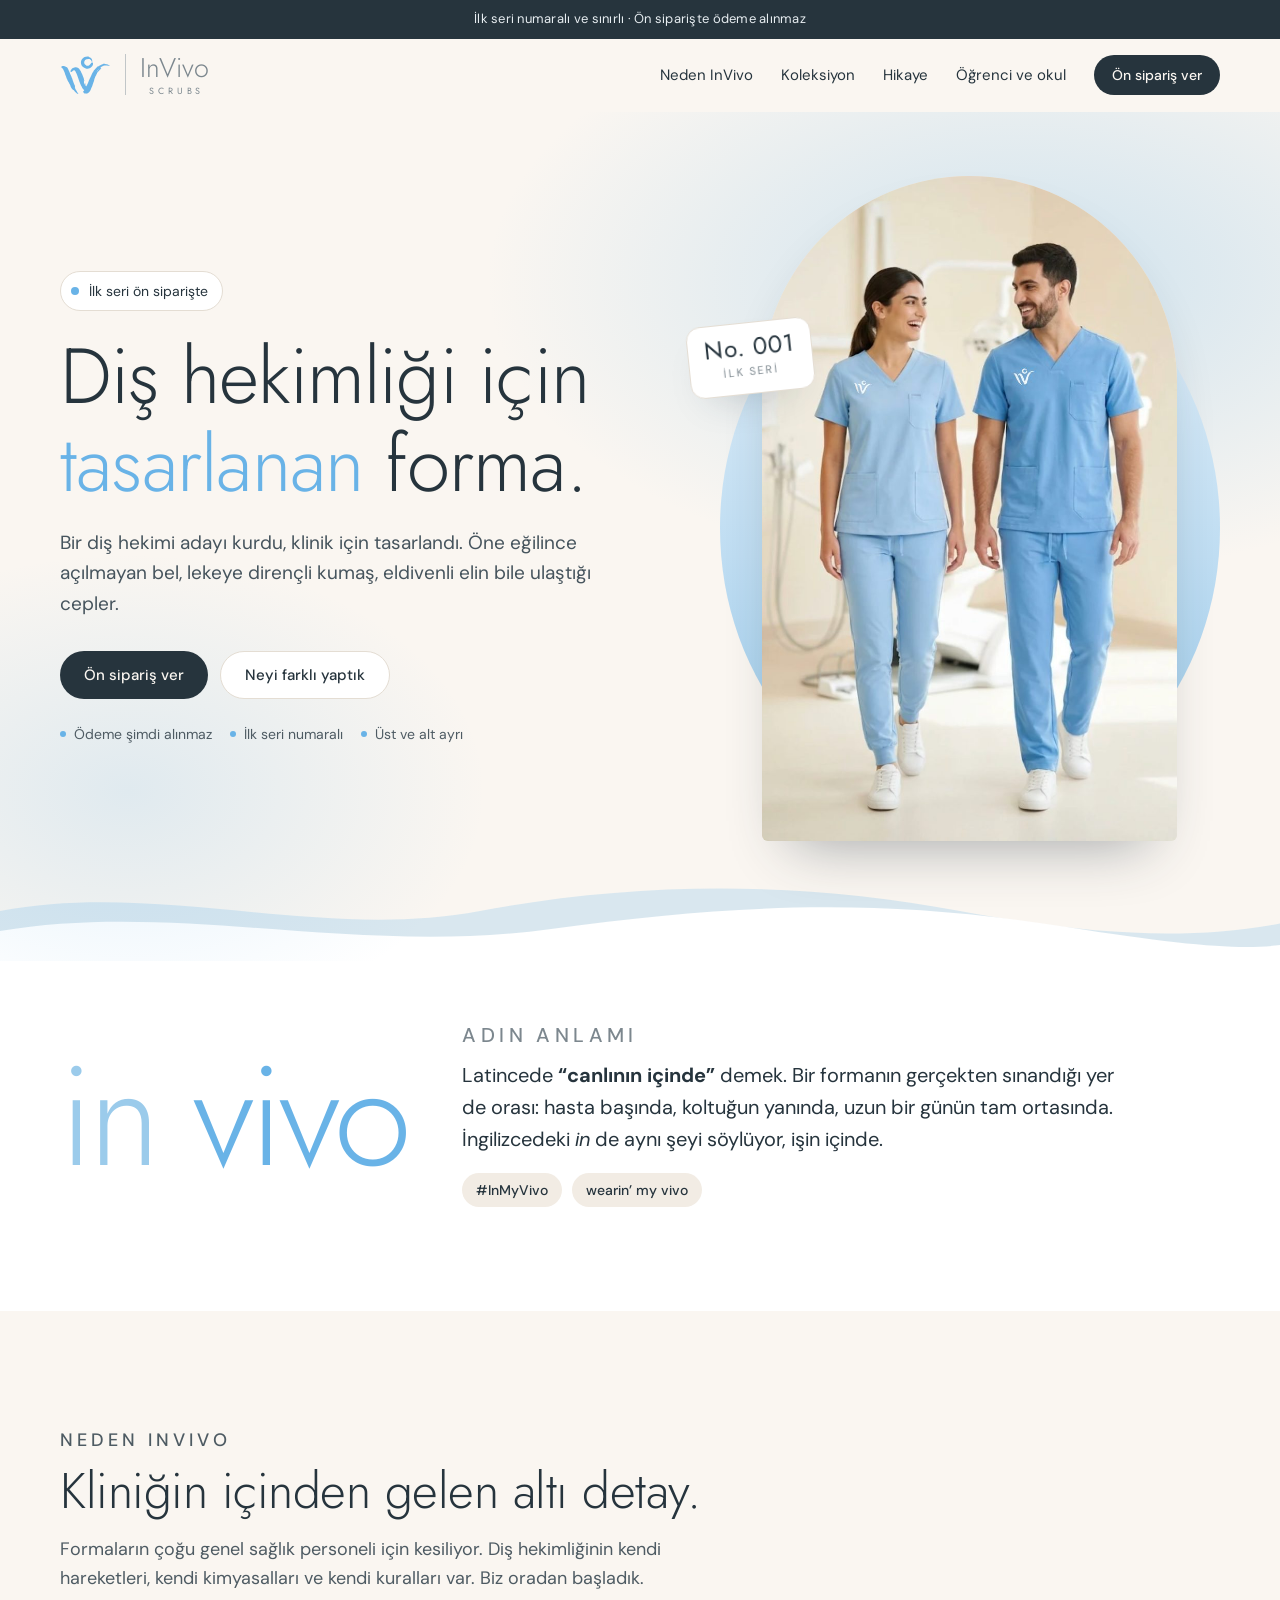
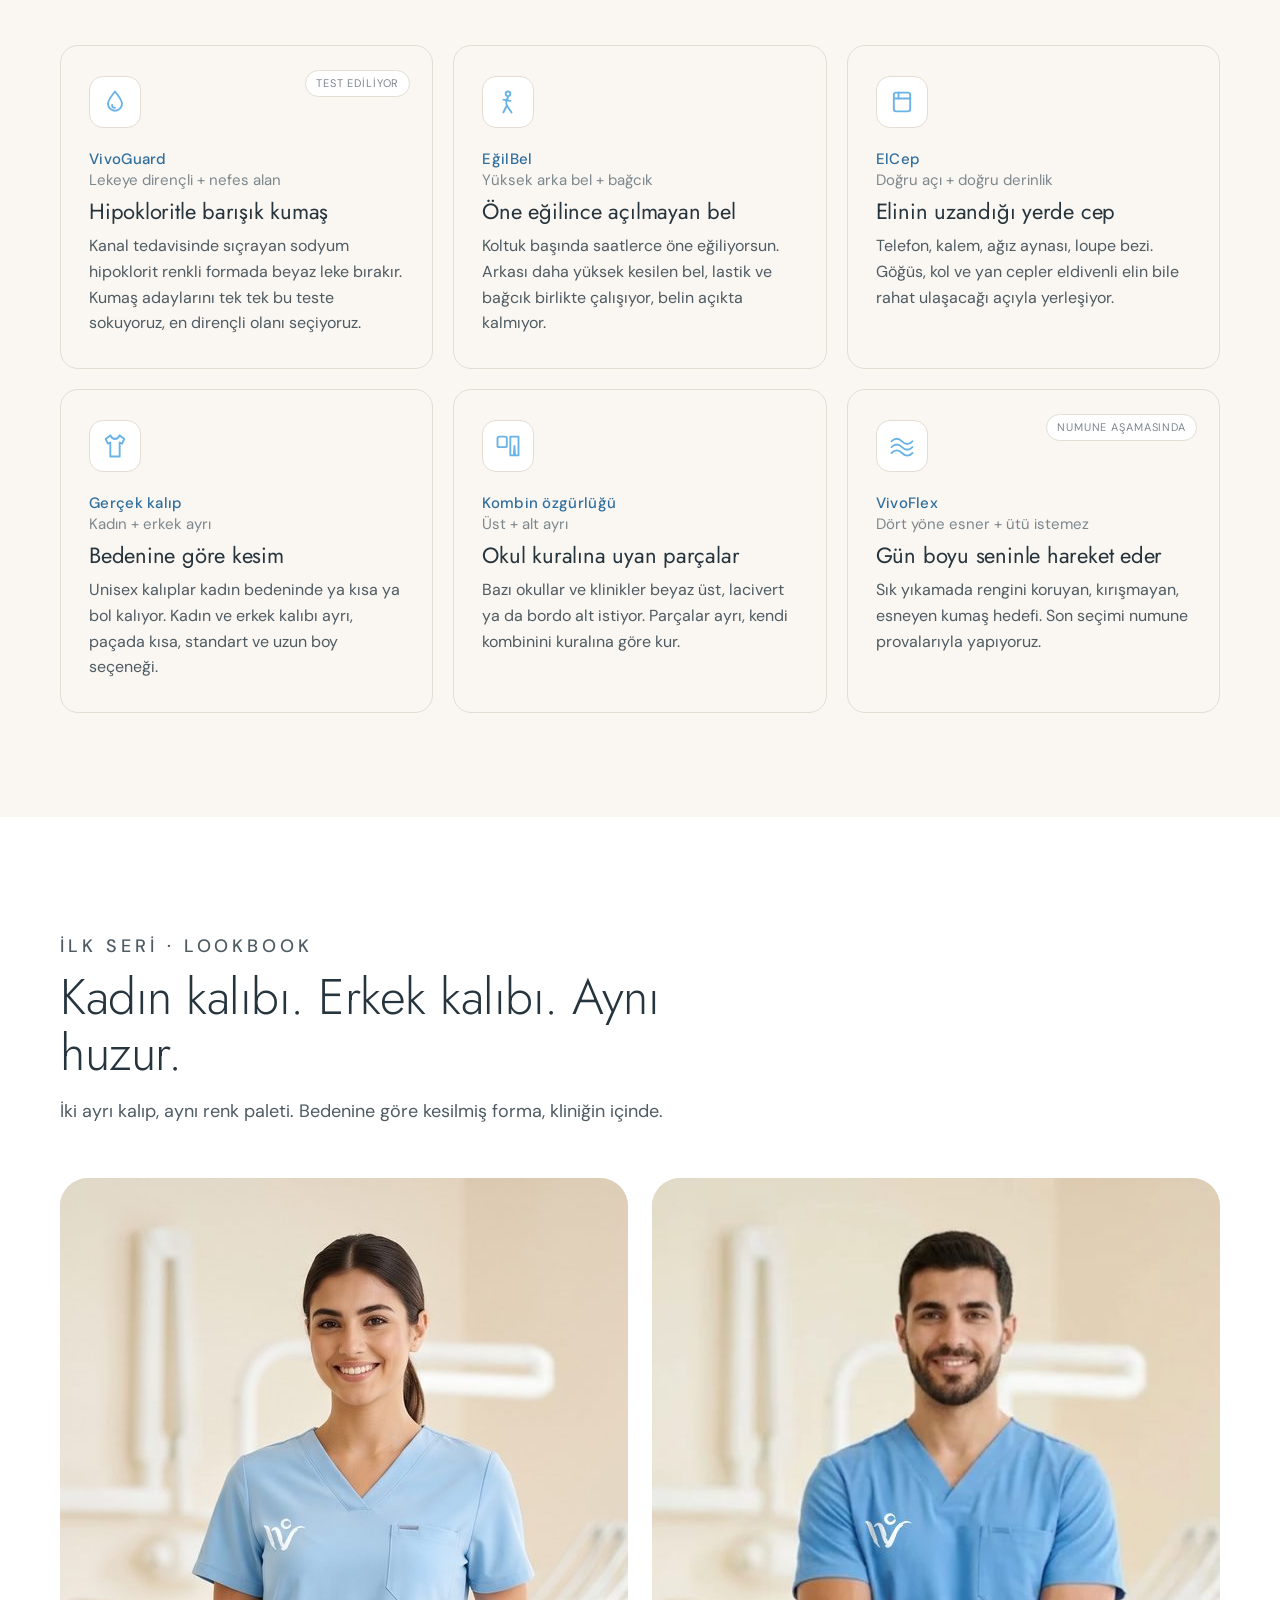
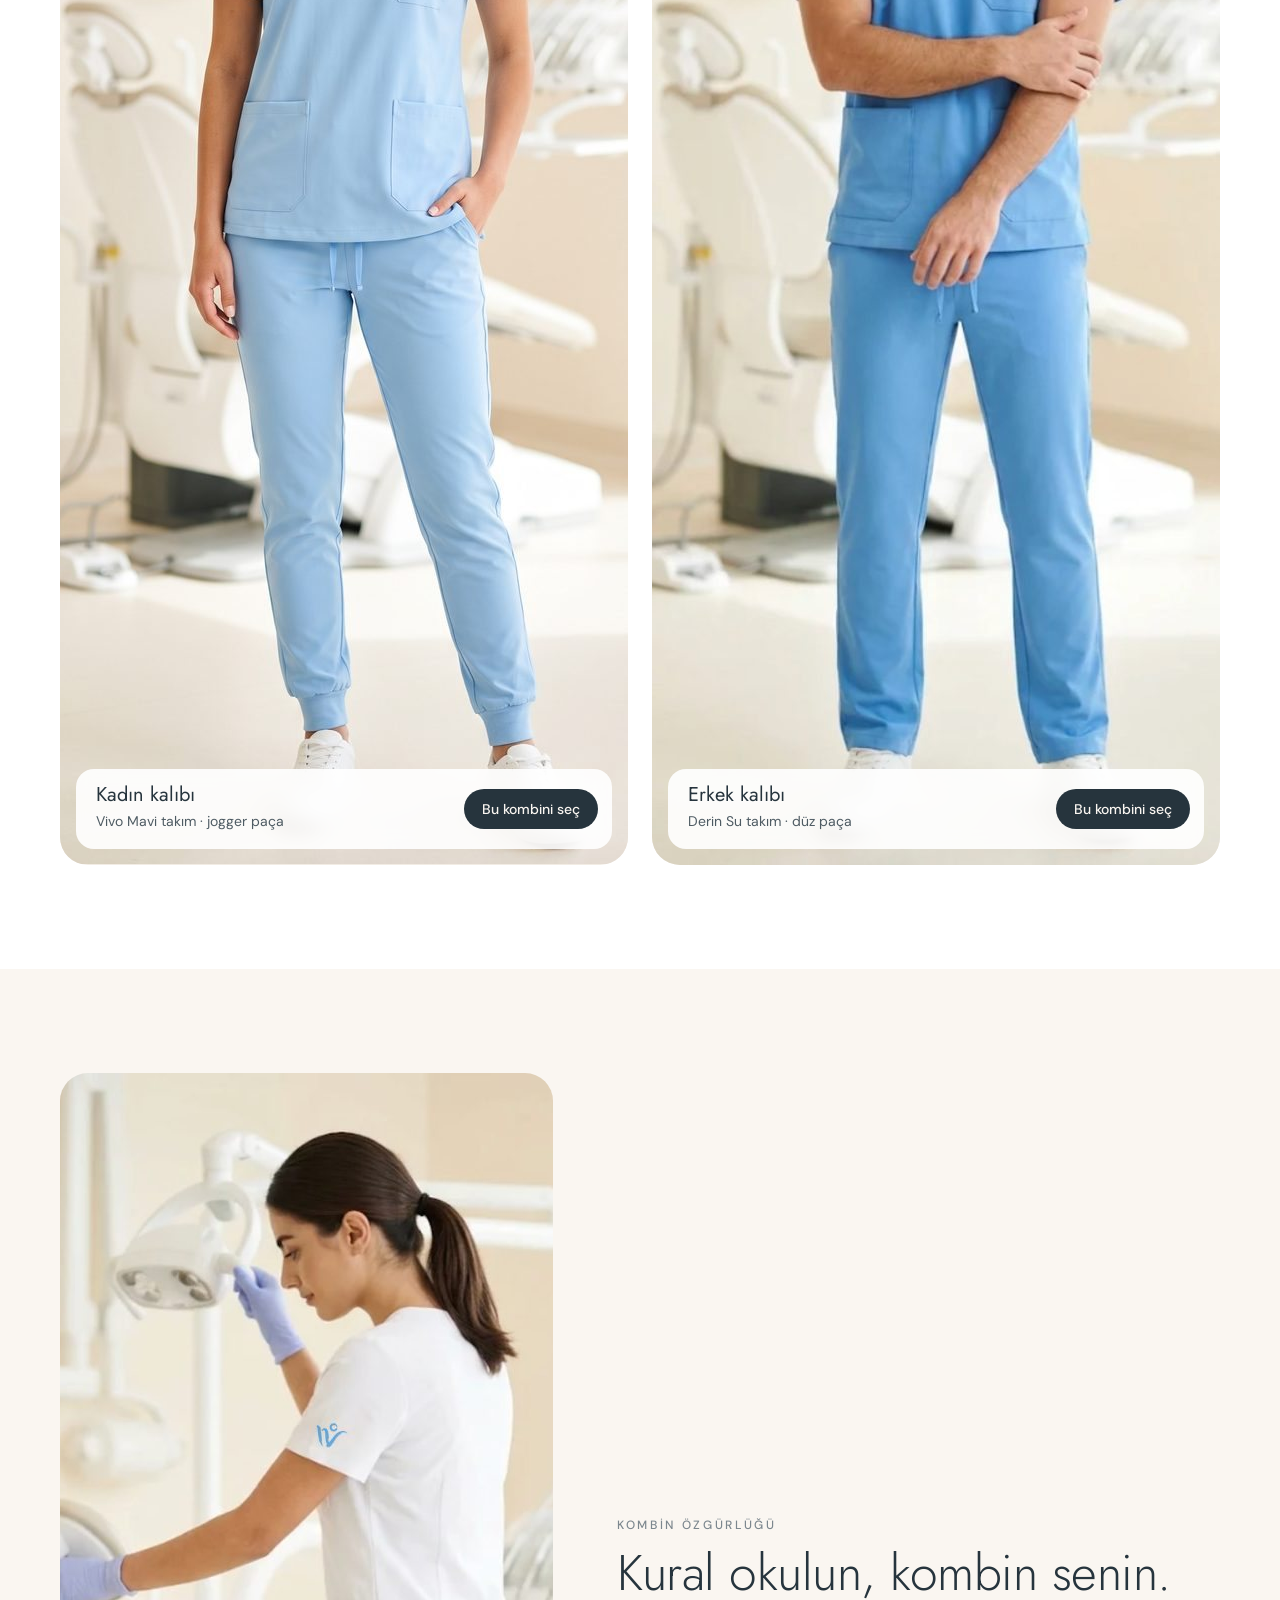
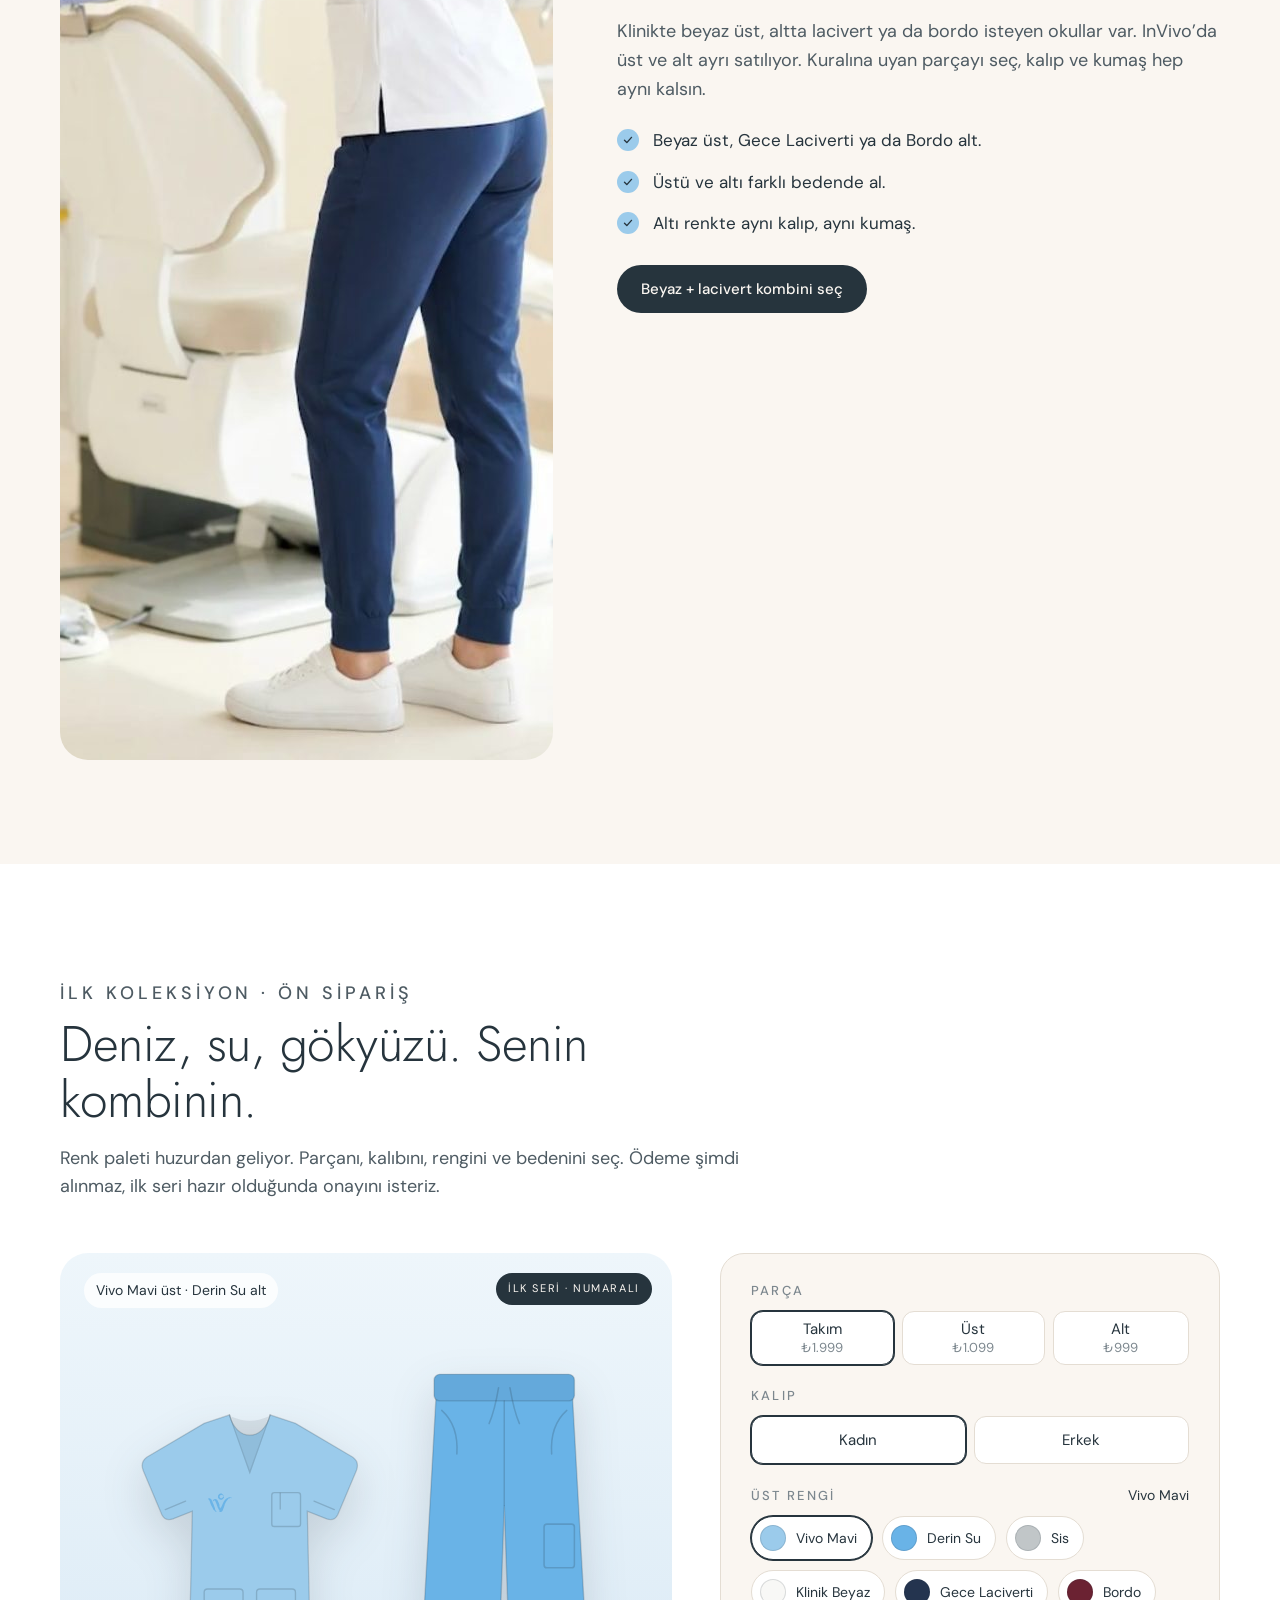
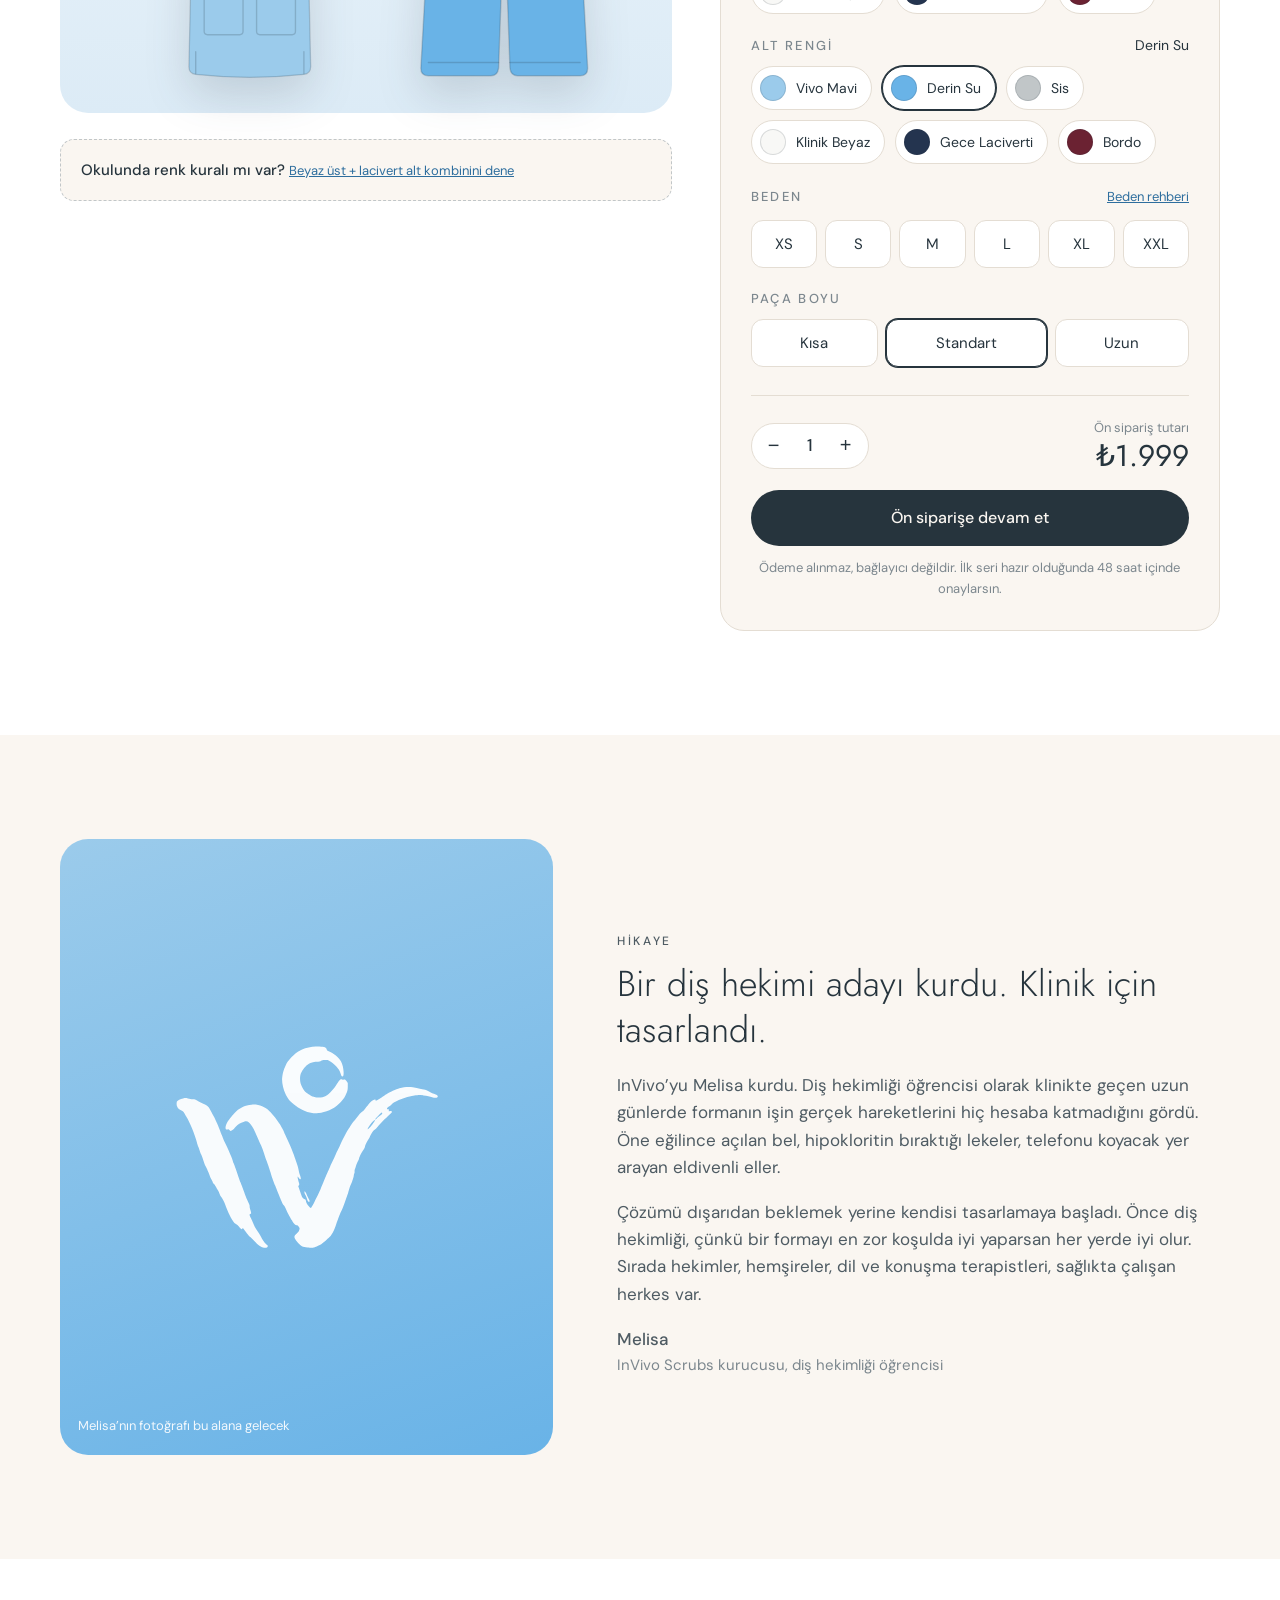
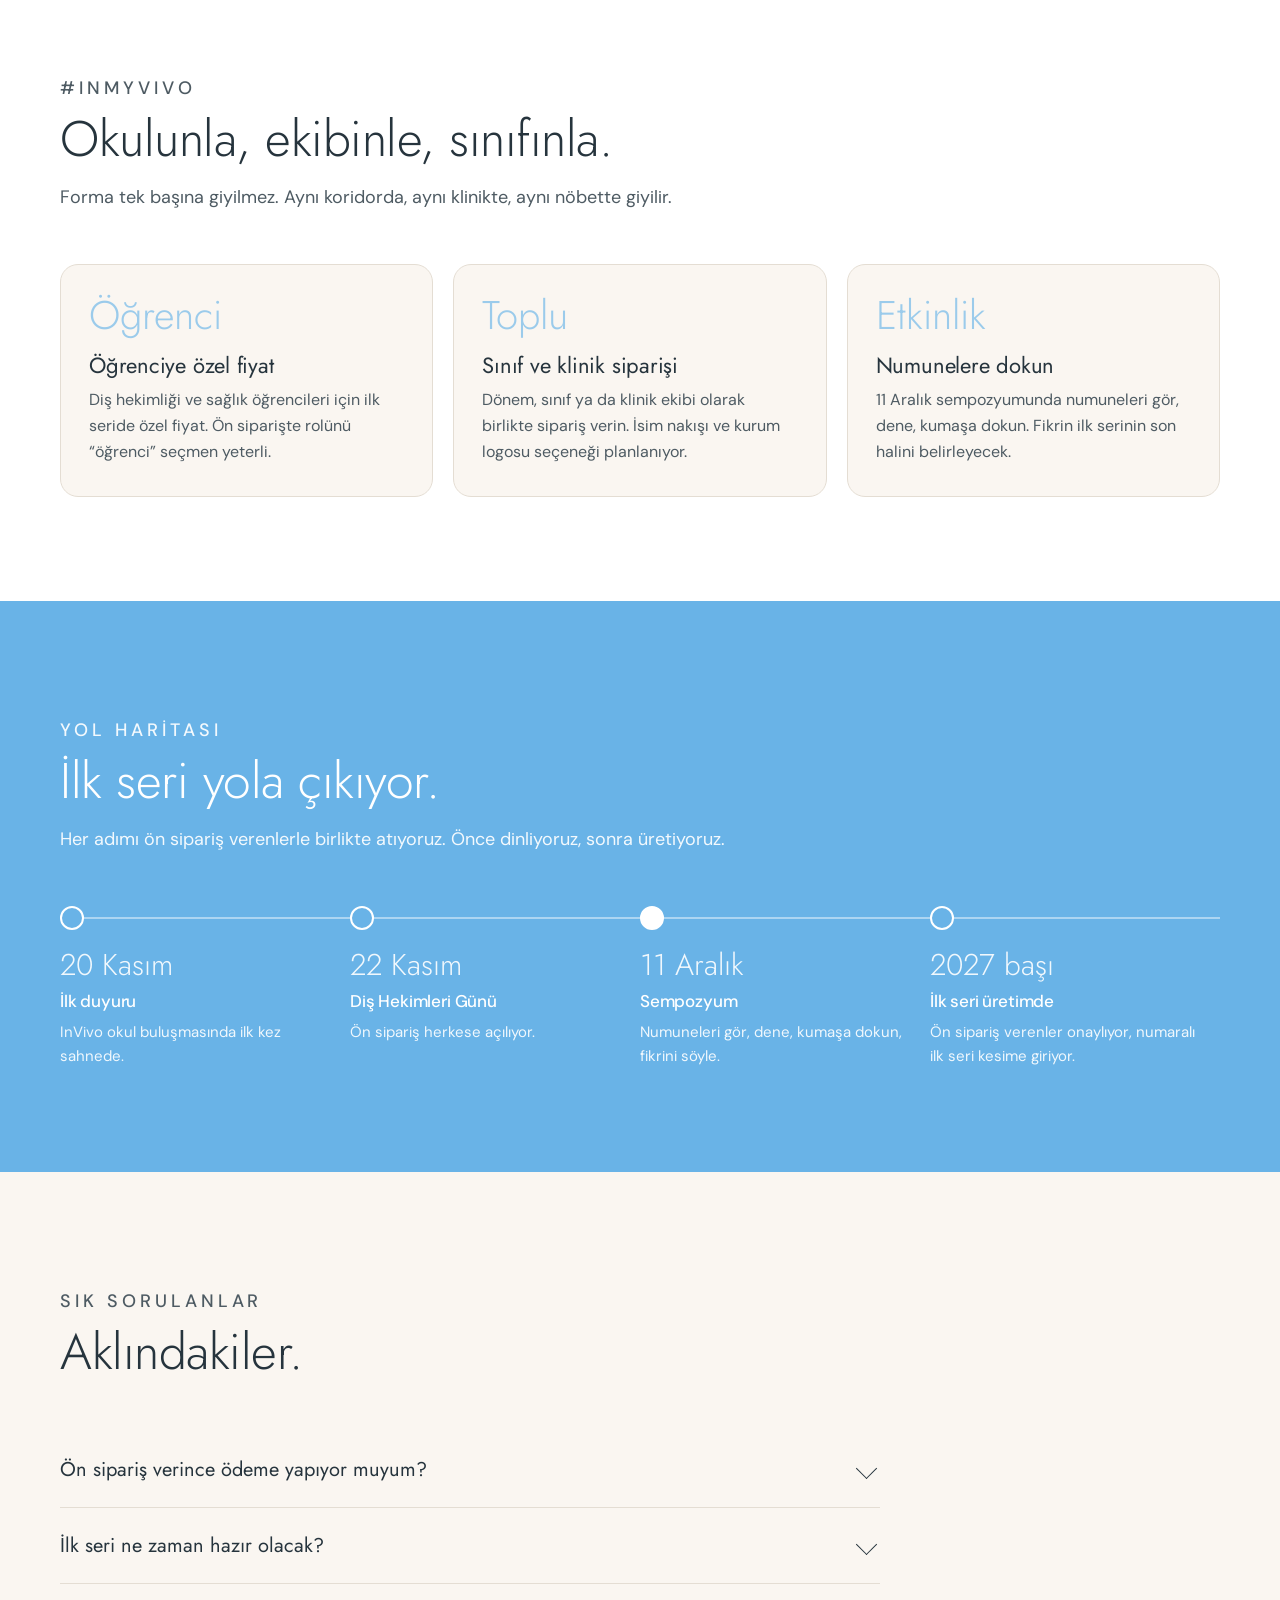
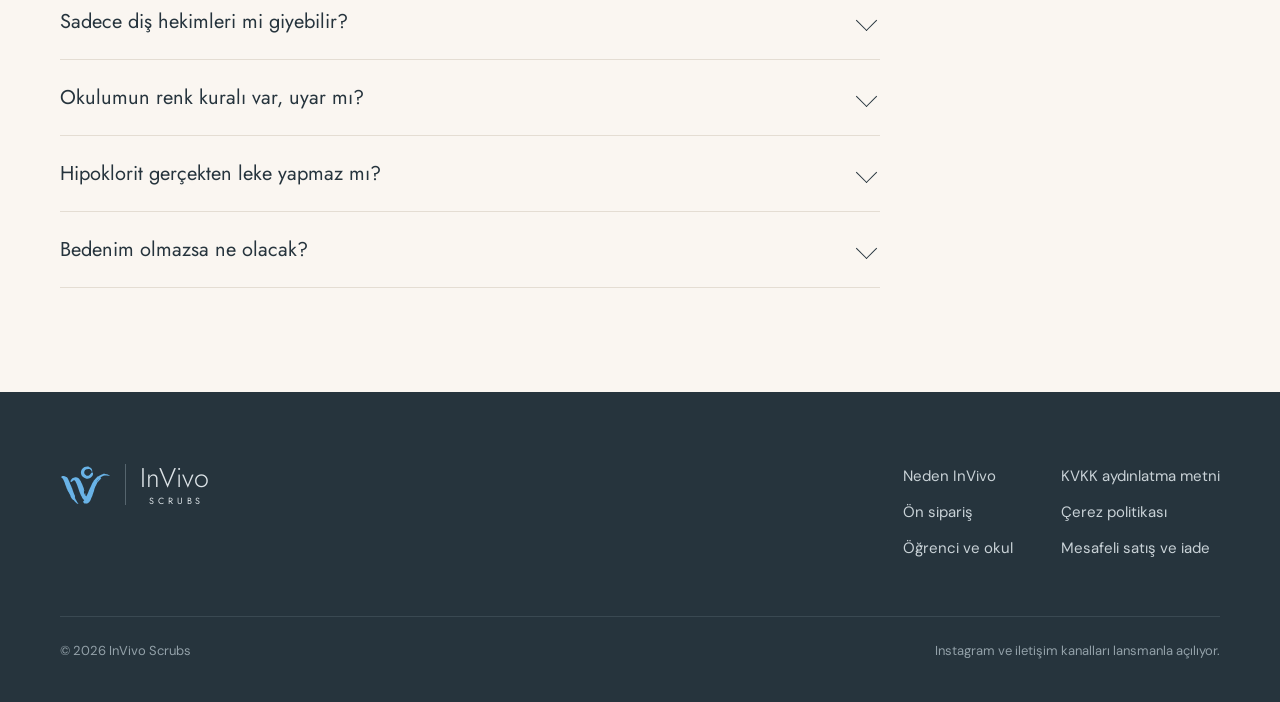
<file: index.html>
<!doctype html>
<html lang="tr">
<head>
<meta charset="utf-8">
<meta name="viewport" content="width=device-width, initial-scale=1, viewport-fit=cover">
<title>InVivo Scrubs | Diş hekimliği için tasarlanan forma</title>
<meta name="description" content="InVivo Scrubs, diş hekimliğinin gerçek hareketleri için tasarlanan medikal forma. İlk seri numaralı ve sınırlı, ön sipariş açık.">
<!-- Demo yayında: lansmana kadar arama motorlarına kapalı -->
<meta name="robots" content="noindex, nofollow">
<meta name="theme-color" content="#FAF6F1">
<meta property="og:type" content="website">
<meta property="og:title" content="InVivo Scrubs | Canlının içinde">
<meta property="og:description" content="Diş hekimliği için tasarlanan forma. İlk seri ön siparişte.">
<meta property="og:image" content="https://selimkaratas-eng.github.io/invivo-scrubs/assets/og.png">
<meta property="og:image:width" content="1200">
<meta property="og:image:height" content="630">
<meta name="twitter:card" content="summary_large_image">
<link rel="icon" href="favicon.svg" type="image/svg+xml">
<link rel="apple-touch-icon" href="assets/apple-touch-icon.png">
<link rel="preconnect" href="https://fonts.googleapis.com">
<link rel="preconnect" href="https://fonts.gstatic.com" crossorigin>
<link href="https://fonts.googleapis.com/css2?family=DM+Sans:opsz,wght@9..40,400;9..40,500&family=Jost:wght@300;400;500&display=swap" rel="stylesheet">
<link rel="stylesheet" href="assets/style.css">
</head>
<body>

<div class="duyuru">İlk seri numaralı ve sınırlı · Ön siparişte ödeme alınmaz</div>

<header class="ust" id="ust">
  <div class="kap">
    <a class="logo" href="#" aria-label="InVivo Scrubs ana sayfa">
      <img src="assets/invivo-isaret.svg" alt="" width="51" height="40">
      <span class="ayrac" aria-hidden="true"></span>
      <span class="yazi"><span class="ad">InVivo</span><span class="alt">SCRUBS</span></span>
    </a>
    <button class="menu-dugme" aria-expanded="false" aria-controls="menu" aria-label="Menüyü aç"><span></span></button>
    <nav class="menu" id="menu" aria-label="Ana menü">
      <a href="#detaylar">Neden InVivo</a>
      <a href="#lookbook">Koleksiyon</a>
      <a href="#hikaye">Hikaye</a>
      <a href="#topluluk">Öğrenci ve okul</a>
      <a class="dugme kucuk" href="#siparis">Ön sipariş ver</a>
    </nav>
  </div>
</header>

<main>

  <!-- HERO -->
  <section class="hero">
    <div class="kap">
      <div>
        <div class="sayac"><span class="nokta" aria-hidden="true"></span><span id="sayac-metni">İlk seri ön siparişte</span></div>
        <h1>Diş hekimliği için <em>tasarlanan</em> forma.</h1>
        <p class="giris">Bir diş hekimi adayı kurdu, klinik için tasarlandı. Öne eğilince açılmayan bel, lekeye dirençli kumaş, eldivenli elin bile ulaştığı cepler.</p>
        <div class="eylem">
          <a class="dugme" href="#siparis">Ön sipariş ver</a>
          <a class="dugme acik" href="#detaylar">Neyi farklı yaptık</a>
        </div>
        <ul class="guven">
          <li>Ödeme şimdi alınmaz</li>
          <li>İlk seri numaralı</li>
          <li>Üst ve alt ayrı</li>
        </ul>
      </div>
      <div class="hero-gorsel">
        <div class="daire" aria-hidden="true"></div>
        <figure class="hero-foto"><img src="assets/foto/ikili.jpg" alt="Vivo Mavi ve Derin Su takımlarıyla kadın ve erkek diş hekimi klinikte yürüyor" width="960" height="1287" fetchpriority="high"></figure>
        <div class="seri-etiketi" aria-hidden="true"><b>No. 001</b><span>İlk seri</span></div>
      </div>
    </div>
    <svg class="dalga" viewBox="0 0 1440 90" preserveAspectRatio="none" aria-hidden="true">
      <path fill="#9BCBEB" fill-opacity=".35" d="M0 40 C 180 10 360 70 540 40 S 900 10 1080 40 S 1380 70 1500 40 V90 H0Z"/>
      <path fill="#FFFFFF" d="M0 60 C 200 30 400 85 620 58 S 1000 28 1200 56 S 1440 80 1500 60 V90 H0Z"/>
    </svg>
  </section>

  <!-- ANLAM -->
  <section class="bolum beyaz" style="padding-top:64px">
    <div class="kap anlam belir">
      <div class="latince" aria-hidden="true">in <span>vivo</span></div>
      <div>
        <p class="ust-etiket">Adın anlamı</p>
        <p style="margin-top:14px">Latincede <b>“canlının içinde”</b> demek. Bir formanın gerçekten sınandığı yer de orası: hasta başında, koltuğun yanında, uzun bir günün tam ortasında. İngilizcedeki <i>in</i> de aynı şeyi söylüyor, işin içinde.</p>
        <div class="etiket"><b>#InMyVivo</b><b>wearin’ my vivo</b></div>
      </div>
    </div>
  </section>

  <!-- DETAYLAR -->
  <section class="bolum" id="detaylar">
    <div class="kap">
      <div class="bolum-bas belir">
        <p class="ust-etiket">Neden <span lang="en">InVivo</span></p>
        <h2>Kliniğin içinden gelen altı detay.</h2>
        <p>Formaların çoğu genel sağlık personeli için kesiliyor. Diş hekimliğinin kendi hareketleri, kendi kimyasalları ve kendi kuralları var. Biz oradan başladık.</p>
      </div>
      <div class="detaylar">
        <article class="kart belir">
          <span class="rozet">Test ediliyor</span>
          <div class="ikon"><svg viewBox="0 0 24 24"><path d="M12 3c3 4 6 7.2 6 10.5A6 6 0 0 1 6 13.5C6 10.2 9 7 12 3z"/><path d="M9.5 14.5a2.5 2.5 0 0 0 2.5 2.5"/></svg></div>
          <p class="teknoloji">VivoGuard <span>Lekeye dirençli + nefes alan</span></p>
          <h3>Hipokloritle barışık kumaş</h3>
          <p>Kanal tedavisinde sıçrayan sodyum hipoklorit renkli formada beyaz leke bırakır. Kumaş adaylarını tek tek bu teste sokuyoruz, en dirençli olanı seçiyoruz.</p>
        </article>
        <article class="kart belir">
          <div class="ikon"><svg viewBox="0 0 24 24"><circle cx="12" cy="5" r="2"/><path d="M12 8c-1.5 2-2 4-1 7l-3 6"/><path d="M11 15l4 6"/><path d="M8 10l6 1"/></svg></div>
          <p class="teknoloji">EğilBel <span>Yüksek arka bel + bağcık</span></p>
          <h3>Öne eğilince açılmayan bel</h3>
          <p>Koltuk başında saatlerce öne eğiliyorsun. Arkası daha yüksek kesilen bel, lastik ve bağcık birlikte çalışıyor, belin açıkta kalmıyor.</p>
        </article>
        <article class="kart belir">
          <div class="ikon"><svg viewBox="0 0 24 24"><rect x="5" y="4" width="14" height="16" rx="2"/><path d="M5 9h14"/><path d="M9 4v5"/></svg></div>
          <p class="teknoloji">ElCep <span>Doğru açı + doğru derinlik</span></p>
          <h3>Elinin uzandığı yerde cep</h3>
          <p>Telefon, kalem, ağız aynası, loupe bezi. Göğüs, kol ve yan cepler eldivenli elin bile rahat ulaşacağı açıyla yerleşiyor.</p>
        </article>
        <article class="kart belir">
          <div class="ikon"><svg viewBox="0 0 24 24"><path d="M8 3l-4 3 2 4 2-1v12h8V9l2 1 2-4-4-3"/><path d="M8 3c1 2 2.5 3 4 3s3-1 4-3"/></svg></div>
          <p class="teknoloji">Gerçek kalıp <span>Kadın + erkek ayrı</span></p>
          <h3>Bedenine göre kesim</h3>
          <p>Unisex kalıplar kadın bedeninde ya kısa ya bol kalıyor. Kadın ve erkek kalıbı ayrı, paçada kısa, standart ve uzun boy seçeneği.</p>
        </article>
        <article class="kart belir">
          <div class="ikon"><svg viewBox="0 0 24 24"><rect x="3" y="4" width="8" height="9" rx="1.5"/><path d="M14 4h7v16h-3l-.5-8-.5 8h-3z"/></svg></div>
          <p class="teknoloji">Kombin özgürlüğü <span>Üst + alt ayrı</span></p>
          <h3>Okul kuralına uyan parçalar</h3>
          <p>Bazı okullar ve klinikler beyaz üst, lacivert ya da bordo alt istiyor. Parçalar ayrı, kendi kombinini kuralına göre kur.</p>
        </article>
        <article class="kart belir">
          <span class="rozet">Numune aşamasında</span>
          <div class="ikon"><svg viewBox="0 0 24 24"><path d="M3 8c3-3 6-3 9 0s6 3 9 0"/><path d="M3 13c3-3 6-3 9 0s6 3 9 0"/><path d="M3 18c3-3 6-3 9 0s6 3 9 0"/></svg></div>
          <p class="teknoloji">VivoFlex <span>Dört yöne esner + ütü istemez</span></p>
          <h3>Gün boyu seninle hareket eder</h3>
          <p>Sık yıkamada rengini koruyan, kırışmayan, esneyen kumaş hedefi. Son seçimi numune provalarıyla yapıyoruz.</p>
        </article>
      </div>
    </div>
  </section>

  <!-- LOOKBOOK -->
  <section class="bolum beyaz" id="lookbook">
    <div class="kap">
      <div class="bolum-bas belir">
        <p class="ust-etiket">İlk seri · Lookbook</p>
        <h2>Kadın kalıbı. Erkek kalıbı. Aynı huzur.</h2>
        <p>İki ayrı kalıp, aynı renk paleti. Bedenine göre kesilmiş forma, kliniğin içinde.</p>
      </div>
      <div class="lookbook">
        <figure class="model belir">
          <img src="assets/foto/kadin-vivo-mavi.jpg" alt="Vivo Mavi takım giymiş kadın diş hekimliği öğrencisi klinikte" width="960" height="1286" loading="lazy">
          <figcaption>
            <div><b>Kadın kalıbı</b><span>Vivo Mavi takım · jogger paça</span></div>
            <button class="dugme kucuk" type="button" data-kombin="Kadın,vivo,vivo">Bu kombini seç</button>
          </figcaption>
        </figure>
        <figure class="model belir">
          <img src="assets/foto/erkek-derin-su.jpg" alt="Derin Su takım giymiş erkek diş hekimi klinikte" width="960" height="1287" loading="lazy">
          <figcaption>
            <div><b>Erkek kalıbı</b><span>Derin Su takım · düz paça</span></div>
            <button class="dugme kucuk" type="button" data-kombin="Erkek,derin,derin">Bu kombini seç</button>
          </figcaption>
        </figure>
      </div>
    </div>
  </section>

  <!-- KOMBİN -->
  <section class="bolum" id="kombin">
    <div class="kap klinik">
      <figure class="klinik-foto belir">
        <img src="assets/foto/kadin-klinikte.jpg" alt="Beyaz üst ve Gece Laciverti alt giymiş kadın diş hekimi klinikte" width="960" height="1287" loading="lazy">
      </figure>
      <div class="belir">
        <p class="ust-etiket">Kombin özgürlüğü</p>
        <h2 class="klinik-baslik">Kural okulun, kombin senin.</h2>
        <p class="klinik-metin">Klinikte beyaz üst, altta lacivert ya da bordo isteyen okullar var. InVivo’da üst ve alt ayrı satılıyor. Kuralına uyan parçayı seç, kalıp ve kumaş hep aynı kalsın.</p>
        <ul class="avantaj">
          <li>Beyaz üst, Gece Laciverti ya da Bordo alt.</li>
          <li>Üstü ve altı farklı bedende al.</li>
          <li>Altı renkte aynı kalıp, aynı kumaş.</li>
        </ul>
        <button class="dugme" type="button" data-kombin="Kadın,beyaz,lacivert" style="margin-top:28px">Beyaz + lacivert kombini seç</button>
      </div>
    </div>
  </section>

  <!-- ÖN SİPARİŞ -->
  <section class="bolum beyaz" id="siparis">
    <div class="kap">
      <div class="bolum-bas belir">
        <p class="ust-etiket">İlk koleksiyon · Ön sipariş</p>
        <h2>Deniz, su, gökyüzü. Senin kombinin.</h2>
        <p>Renk paleti huzurdan geliyor. Parçanı, kalıbını, rengini ve bedenini seç. Ödeme şimdi alınmaz, ilk seri hazır olduğunda onayını isteriz.</p>
      </div>

      <div class="studyo">
        <div class="sahne-sar belir">
          <div class="sahne" id="sahne">
            <span class="kombin-adi" id="kombin-adi"></span>
            <span class="seri-rozet">İlk seri · numaralı</span>
          </div>
          <div class="kural-notu" id="kural-notu"></div>
        </div>

        <div class="yapilandir belir">
          <!-- 1. adım: seçim -->
          <div id="adim-secim">
            <div class="secici">
              <h3>Parça</h3>
              <div class="segment" id="urun-secim" role="radiogroup" aria-label="Parça"></div>
            </div>
            <div class="secici">
              <h3>Kalıp</h3>
              <div class="segment" id="kalip-secim" role="radiogroup" aria-label="Kalıp"></div>
            </div>
            <div class="secici" id="ust-secici">
              <h3>Üst rengi <span class="secili-ad" id="ust-ad"></span></h3>
              <div class="renkler" id="ust-renkler" role="group" aria-label="Üst rengi"></div>
            </div>
            <div class="secici" id="alt-secici">
              <h3>Alt rengi <span class="secili-ad" id="alt-ad"></span></h3>
              <div class="renkler" id="alt-renkler" role="group" aria-label="Alt rengi"></div>
            </div>
            <div class="secici">
              <h3>Beden <button type="button" class="metin-baglanti" data-belge="beden">Beden rehberi</button></h3>
              <div class="segment kucuk" id="beden-secim" role="radiogroup" aria-label="Beden"></div>
            </div>
            <div class="secici" id="paca-secici">
              <h3>Paça boyu</h3>
              <div class="segment" id="paca-secim" role="radiogroup" aria-label="Paça boyu"></div>
            </div>
            <div class="ozet">
              <div class="adet" aria-label="Adet">
                <button type="button" id="adet-eksi" aria-label="Adedi azalt">−</button>
                <output id="adet">1</output>
                <button type="button" id="adet-arti" aria-label="Adedi artır">+</button>
              </div>
              <div class="tutar"><span>Ön sipariş tutarı</span><b id="tutar">₺1.999</b></div>
            </div>
            <p class="hata" id="secim-hata" role="alert"></p>
            <button class="dugme genis" type="button" id="devam">Ön siparişe devam et</button>
            <p class="guvence">Ödeme alınmaz, bağlayıcı değildir. İlk seri hazır olduğunda 48 saat içinde onaylarsın.</p>
          </div>

          <!-- 2. adım: bilgiler -->
          <div id="adim-bilgi" hidden>
            <button type="button" class="geri" id="geri">← Seçime dön</button>
            <div class="sepet" id="sepet"></div>
            <form id="siparis-formu" novalidate>
              <div class="alanlar">
                <div class="alan">
                  <label for="ad">Ad soyad</label>
                  <input id="ad" name="ad" type="text" autocomplete="name" required>
                </div>
                <div class="alan">
                  <label for="eposta">E-posta</label>
                  <input id="eposta" name="eposta" type="email" autocomplete="email" inputmode="email" required>
                </div>
                <div class="alan">
                  <label for="telefon">Telefon</label>
                  <input id="telefon" name="telefon" type="tel" autocomplete="tel" inputmode="tel" placeholder="05xx xxx xx xx" required>
                </div>
                <div class="alan">
                  <label for="rol">Sen kimsin?</label>
                  <select id="rol" name="rol" required>
                    <option value="">Seç</option>
                    <option>Diş hekimliği öğrencisi</option>
                    <option>Diş hekimi</option>
                    <option>Uzmanlık öğrencisi</option>
                    <option>Hekim</option>
                    <option>Hemşire ya da sağlık personeli</option>
                    <option>Dil ve konuşma terapisi</option>
                    <option>Diğer</option>
                  </select>
                </div>
                <div class="alan tam">
                  <label for="kurum">Okul ya da klinik</label>
                  <input id="kurum" name="kurum" type="text" autocomplete="organization">
                </div>
                <div class="alan tam">
                  <label class="onay"><input type="checkbox" id="kvkk" required><span><button type="button" class="metin-baglanti" data-belge="kvkk">Aydınlatma metnini</button> okudum, ön siparişim ve ilk seri hakkında bana ulaşılmasını kabul ediyorum.</span></label>
                  <p class="hata" id="hata" role="alert"></p>
                </div>
              </div>
              <button class="dugme genis" type="submit" id="gonder">Ön siparişi tamamla</button>
              <p class="guvence">Ödeme alınmaz. Bilgilerin yalnızca ön siparişin için kullanılır.</p>
            </form>
          </div>

          <!-- 3. adım: tamam -->
          <div class="basari" id="basari" aria-live="polite">
            <img src="assets/invivo-isaret.svg" alt="">
            <h3 id="basari-baslik">Ön siparişin alındı.</h3>
            <p id="basari-ozet"></p>
            <p>İlk seri hazır olduğunda önce sana yazacağız. Şimdi bir arkadaşını da getir, ilk seri birlikte daha hızlı büyüsün.</p>
            <div class="paylas">
              <a class="dugme" id="wa-paylas" target="_blank" rel="noopener">WhatsApp’ta paylaş</a>
              <button class="dugme acik" id="link-kopyala" type="button">Linki kopyala</button>
            </div>
          </div>
        </div>
      </div>
    </div>
  </section>

  <!-- HİKAYE -->
  <section class="bolum" id="hikaye">
    <div class="kap hikaye">
      <div class="cerceve belir">
        <img src="assets/invivo-isaret-beyaz.svg" alt="">
        <span class="yer">Melisa’nın fotoğrafı bu alana gelecek</span>
      </div>
      <div class="metin belir">
        <p class="ust-etiket">Hikaye</p>
        <blockquote style="margin-top:14px">Bir diş hekimi adayı kurdu. Klinik için tasarlandı.</blockquote>
        <p>InVivo’yu Melisa kurdu. Diş hekimliği öğrencisi olarak klinikte geçen uzun günlerde formanın işin gerçek hareketlerini hiç hesaba katmadığını gördü. Öne eğilince açılan bel, hipokloritin bıraktığı lekeler, telefonu koyacak yer arayan eldivenli eller.</p>
        <p>Çözümü dışarıdan beklemek yerine kendisi tasarlamaya başladı. Önce diş hekimliği, çünkü bir formayı en zor koşulda iyi yaparsan her yerde iyi olur. Sırada hekimler, hemşireler, dil ve konuşma terapistleri, sağlıkta çalışan herkes var.</p>
        <p class="imza">Melisa<span>InVivo Scrubs kurucusu, diş hekimliği öğrencisi</span></p>
      </div>
    </div>
  </section>

  <!-- TOPLULUK -->
  <section class="bolum beyaz" id="topluluk">
    <div class="kap">
      <div class="bolum-bas belir">
        <p class="ust-etiket" lang="en">#InMyVivo</p>
        <h2>Okulunla, ekibinle, sınıfınla.</h2>
        <p>Forma tek başına giyilmez. Aynı koridorda, aynı klinikte, aynı nöbette giyilir.</p>
      </div>
      <div class="topluluk">
        <article class="kart belir">
          <p class="buyuk-sayi">Öğrenci</p>
          <h3>Öğrenciye özel fiyat</h3>
          <p>Diş hekimliği ve sağlık öğrencileri için ilk seride özel fiyat. Ön siparişte rolünü “öğrenci” seçmen yeterli.</p>
        </article>
        <article class="kart belir">
          <p class="buyuk-sayi">Toplu</p>
          <h3>Sınıf ve klinik siparişi</h3>
          <p>Dönem, sınıf ya da klinik ekibi olarak birlikte sipariş verin. İsim nakışı ve kurum logosu seçeneği planlanıyor.</p>
        </article>
        <article class="kart belir">
          <p class="buyuk-sayi">Etkinlik</p>
          <h3>Numunelere dokun</h3>
          <p>11 Aralık sempozyumunda numuneleri gör, dene, kumaşa dokun. Fikrin ilk serinin son halini belirleyecek.</p>
        </article>
      </div>
    </div>
  </section>

  <!-- TAKVİM -->
  <section class="bolum mavi" id="takvim">
    <div class="kap">
      <div class="bolum-bas belir">
        <p class="ust-etiket">Yol haritası</p>
        <h2>İlk seri yola çıkıyor.</h2>
        <p>Her adımı ön sipariş verenlerle birlikte atıyoruz. Önce dinliyoruz, sonra üretiyoruz.</p>
      </div>
      <div class="takvim belir" id="takvim-adimlar">
        <div class="adim" data-tarih="2026-11-20">
          <div class="isaret"></div>
          <p class="tarih">20 Kasım</p>
          <h3>İlk duyuru</h3>
          <p>InVivo okul buluşmasında ilk kez sahnede.</p>
        </div>
        <div class="adim" data-tarih="2026-11-22">
          <div class="isaret"></div>
          <p class="tarih">22 Kasım</p>
          <h3>Diş Hekimleri Günü</h3>
          <p>Ön sipariş herkese açılıyor.</p>
        </div>
        <div class="adim" data-tarih="2026-12-11">
          <div class="isaret"></div>
          <p class="tarih">11 Aralık</p>
          <h3>Sempozyum</h3>
          <p>Numuneleri gör, dene, kumaşa dokun, fikrini söyle.</p>
        </div>
        <div class="adim" data-tarih="2027-01-15">
          <div class="isaret"></div>
          <p class="tarih">2027 başı</p>
          <h3>İlk seri üretimde</h3>
          <p>Ön sipariş verenler onaylıyor, numaralı ilk seri kesime giriyor.</p>
        </div>
      </div>
    </div>
  </section>

  <!-- SSS -->
  <section class="bolum" id="sss">
    <div class="kap">
      <div class="bolum-bas belir">
        <p class="ust-etiket">Sık sorulanlar</p>
        <h2>Aklındakiler.</h2>
      </div>
      <div class="sss belir">
        <details>
          <summary>Ön sipariş verince ödeme yapıyor muyum?</summary>
          <p>Hayır. Ön sipariş bir sıra ayırtma. İlk seri hazır olduğunda sana yazarız, 48 saat içinde onaylarsan ödeme o zaman alınır. Onaylamazsan hiçbir yükümlülüğün yok.</p>
        </details>
        <details>
          <summary>İlk seri ne zaman hazır olacak?</summary>
          <p>İlk seri 2027 başında üretime giriyor. Ön sipariş verenler kesin teslim tarihini herkesten önce öğrenir.</p>
        </details>
        <details>
          <summary>Sadece diş hekimleri mi giyebilir?</summary>
          <p>Hayır. Tasarıma diş hekimliğinin ihtiyaçlarından başladık ama hekim, hemşire, terapist, sağlıkta çalışan herkes rahatlıkla giyebilir.</p>
        </details>
        <details>
          <summary>Okulumun renk kuralı var, uyar mı?</summary>
          <p>Üst ve alt ayrı satılıyor. Beyaz üst ile lacivert ya da bordo alt gibi okul ve klinik kurallarına uygun kombinler ilk seride var.</p>
        </details>
        <details>
          <summary>Hipoklorit gerçekten leke yapmaz mı?</summary>
          <p>Dürüst olalım, hiçbir renkli kumaş tamamen bağışık değil. Amacımız kumaş adaylarını aynı testten geçirip en dirençli olanı seçmek. Sonuçları ön sipariş verenlerle paylaşacağız.</p>
        </details>
        <details>
          <summary>Bedenim olmazsa ne olacak?</summary>
          <p>Teslimden sonra 14 gün içinde değişim ya da iade hakkın var. Emin değilsen beden rehberine bak ya da sempozyumda numuneleri dene.</p>
        </details>
      </div>
    </div>
  </section>

</main>

<footer class="alt-bilgi">
  <div class="kap">
    <div class="ust-satir">
      <div>
        <a class="logo" href="#" aria-label="InVivo Scrubs">
          <img src="assets/invivo-isaret.svg" alt="" width="51" height="40">
          <span class="ayrac" aria-hidden="true"></span>
          <span class="yazi"><span class="ad">InVivo</span><span class="alt">SCRUBS</span></span>
        </a>
      </div>
      <nav aria-label="Alt menü">
        <a href="#detaylar">Neden InVivo</a>
        <button class="baglanti" type="button" data-belge="kvkk">KVKK aydınlatma metni</button>
        <a href="#siparis">Ön sipariş</a>
        <button class="baglanti" type="button" data-belge="cerez">Çerez politikası</button>
        <a href="#topluluk">Öğrenci ve okul</a>
        <button class="baglanti" type="button" data-belge="satis">Mesafeli satış ve iade</button>
      </nav>
    </div>
    <div class="alt-satir">
      <span>© <span id="yil">2026</span> InVivo Scrubs</span>
      <span>Instagram ve iletişim kanalları lansmanla açılıyor.</span>
    </div>
  </div>
</footer>

<a class="mobil-cta" id="mobil-cta" href="#siparis">Ön sipariş ver <span id="mobil-tutar"></span></a>

<dialog id="belge" aria-labelledby="belge-baslik">
  <div class="ic">
    <button class="kapat" type="button" aria-label="Kapat">×</button>
    <div id="belge-icerik"></div>
  </div>
</dialog>

<script src="assets/site.js"></script>
</body>
</html>
</file>
<file: assets/style.css>
/* InVivo Scrubs, demo site
   Renkler: Pantone 291 C, 292 C, 428 C, 430 C. Zemin krem, huzur teması. */
:root {
  --krem: #FAF6F1;
  --krem-2: #F2ECE4;
  --beyaz: #FFFFFF;
  --gok: #9BCBEB;        /* Pantone 291 C */
  --deniz: #69B3E7;      /* Pantone 292 C */
  --deniz-koyu: #2E6E9E; /* metin içi bağlantı, okunurluk için */
  --gri-428: #C1C6C8;    /* Pantone 428 C, büyük yazı */
  --gri-430: #7C878E;    /* Pantone 430 C, küçük yazı */
  --murekkep: #26343D;
  --cizgi: #E4DDD3;
  --golge: 0 18px 40px -24px rgba(38, 52, 61, .35);
  --r: 18px;
  --maks: 1160px;
  --baslik: "Jost", "Helvetica Neue", Arial, sans-serif;
  --govde: "DM Sans", "Helvetica Neue", Arial, sans-serif;
  color-scheme: light;
}

* { box-sizing: border-box; }
html { scroll-behavior: smooth; -webkit-text-size-adjust: 100%; }
body {
  margin: 0;
  background: var(--krem);
  color: var(--murekkep);
  font: 400 17px/1.6 var(--govde);
  overflow-x: hidden;
}
img, svg { display: block; max-width: 100%; }
a { color: var(--deniz-koyu); }
h1, h2, h3 { font-family: var(--baslik); font-weight: 400; line-height: 1.12; margin: 0; letter-spacing: -.01em; }
p { margin: 0; }
.kap { width: min(var(--maks), 100% - 32px); margin-inline: auto; }
.ust-etiket {
  font: 500 12px/1 var(--govde);
  letter-spacing: .22em;
  text-transform: uppercase;
  color: var(--gri-430);
}
.gorunmez { position: absolute; width: 1px; height: 1px; overflow: hidden; clip: rect(0 0 0 0); white-space: nowrap; }

/* Logo kilidi: işaret | InVivo / SCRUBS */
.logo { display: inline-flex; align-items: center; gap: 14px; text-decoration: none; color: inherit; }
.logo img { height: 40px; width: auto; }
.logo .ayrac { width: 1px; align-self: stretch; background: var(--gri-428); }
.logo .yazi { display: flex; flex-direction: column; align-items: center; line-height: 1; }
.logo .ad { font: 300 27px/1 var(--baslik); color: var(--gri-430); letter-spacing: .01em; }
.logo .alt { font: 400 9px/1 var(--baslik); letter-spacing: .42em; color: var(--gri-430); margin-top: 5px; padding-left: .42em; }
.logo.buyuk img { height: 120px; }
.logo.buyuk { gap: 30px; }
.logo.buyuk .ad { font-size: 82px; color: var(--gri-428); }
.logo.buyuk .alt { font-size: 20px; color: var(--gri-428); margin-top: 12px; }

/* Üst menü */
.ust {
  position: sticky; top: 0; z-index: 20;
  background: rgba(250, 246, 241, .86);
  backdrop-filter: saturate(140%) blur(12px);
  -webkit-backdrop-filter: saturate(140%) blur(12px);
  border-bottom: 1px solid transparent;
  transition: border-color .3s;
}
.ust.kaydi { border-bottom-color: var(--cizgi); }
.ust .kap { display: flex; align-items: center; justify-content: space-between; height: 72px; gap: 16px; }
.menu { display: flex; align-items: center; gap: 28px; }
.menu a { color: var(--murekkep); text-decoration: none; font-size: 15px; }
.menu a:hover { color: var(--deniz-koyu); }
.menu a.dugme, .menu a.dugme:hover { color: var(--krem); }
.dugme {
  display: inline-flex; align-items: center; justify-content: center; gap: 8px;
  min-height: 48px; padding: 0 24px;
  border: 0; border-radius: 999px;
  background: var(--murekkep); color: var(--krem);
  font: 500 15px/1 var(--govde); text-decoration: none;
  cursor: pointer; transition: transform .2s, background .2s, box-shadow .2s;
}
.dugme:hover { background: #1A252C; transform: translateY(-1px); box-shadow: var(--golge); }
.dugme.acik { background: var(--beyaz); color: var(--murekkep); border: 1px solid var(--cizgi); }
.dugme.acik:hover { background: var(--krem-2); }
.dugme.kucuk { min-height: 40px; padding: 0 18px; font-size: 14px; }
.menu-dugme { display: none; }

/* Hero */
.hero { position: relative; overflow: hidden; padding: 64px 0 0; }
.hero::before {
  content: ""; position: absolute; inset: 0;
  background:
    radial-gradient(60% 50% at 80% 20%, rgba(155, 203, 235, .45), transparent 70%),
    radial-gradient(40% 40% at 10% 80%, rgba(105, 179, 231, .18), transparent 70%);
  pointer-events: none;
}
.hero .kap { position: relative; display: grid; grid-template-columns: 1.05fr .95fr; gap: 40px; align-items: center; }
.sayac {
  display: inline-flex; align-items: center; gap: 10px;
  padding: 8px 14px 8px 10px; border-radius: 999px;
  background: var(--beyaz); border: 1px solid var(--cizgi);
  font-size: 14px; color: var(--murekkep);
}
.sayac .nokta { width: 8px; height: 8px; border-radius: 50%; background: var(--deniz); box-shadow: 0 0 0 0 rgba(105, 179, 231, .6); animation: nabiz 2.4s infinite; }
@keyframes nabiz { 0% { box-shadow: 0 0 0 0 rgba(105, 179, 231, .6); } 70% { box-shadow: 0 0 0 10px rgba(105, 179, 231, 0); } 100% { box-shadow: 0 0 0 0 rgba(105, 179, 231, 0); } }
.hero h1 { font-size: clamp(42px, 6.2vw, 78px); font-weight: 300; margin: 22px 0 20px; }
.hero h1 em { font-style: normal; color: var(--deniz); }
.hero .giris { font-size: 19px; color: #46545D; max-width: 30em; }
.hero .eylem { display: flex; flex-wrap: wrap; gap: 12px; margin-top: 32px; }
.hero .not { margin-top: 18px; font-size: 14px; color: var(--gri-430); }
.hero-gorsel { position: relative; aspect-ratio: 1 / 1; }
.hero-gorsel .daire {
  position: absolute; inset: 6% 4% 10% 8%;
  border-radius: 50%;
  background: linear-gradient(180deg, #E3F0F9 0%, #BFDDF2 55%, #9BCBEB 100%);
}
.hero-gorsel .daire::after {
  content: ""; position: absolute; width: 22%; aspect-ratio: 1; top: -4%; right: 18%;
  border-radius: 50%; border: 10px solid var(--beyaz); opacity: .9;
}
.hero-gorsel .kiyafet { position: absolute; inset: 14% 10% 6% 12%; display: flex; align-items: flex-end; justify-content: center; gap: 2%; }
.hero-gorsel .kiyafet svg { filter: drop-shadow(0 22px 24px rgba(38, 52, 61, .18)); }
.hero-gorsel .ust-parca { width: 49%; animation: suzul 7s ease-in-out infinite; }
.hero-gorsel .alt-parca { width: 41%; animation: suzul 7s ease-in-out -3.5s infinite; }
@keyframes suzul { 0%, 100% { transform: translateY(0); } 50% { transform: translateY(-10px); } }
.dalga { display: block; width: 100%; height: 90px; margin-top: 30px; }
.dalga path { animation: dalgala 12s ease-in-out infinite alternate; }
.dalga path:nth-child(2) { animation-duration: 16s; animation-direction: alternate-reverse; }
@keyframes dalgala { from { transform: translateX(0); } to { transform: translateX(-60px); } }

/* Bölümler */
.bolum { padding: 104px 0; }
.bolum.beyaz { background: var(--beyaz); }
.bolum.mavi { background: var(--deniz); color: var(--beyaz); }
.bolum-bas { max-width: 680px; margin-bottom: 52px; }
.bolum-bas h2 { font-size: clamp(32px, 4.2vw, 50px); font-weight: 300; margin-top: 14px; }
.bolum-bas p { margin-top: 16px; color: #4E5B63; font-size: 18px; }

/* Anlam şeridi */
.anlam { display: grid; grid-template-columns: auto 1fr; gap: 56px; align-items: center; }
.anlam .latince { font: 300 clamp(64px, 11vw, 150px)/0.9 var(--baslik); color: var(--gok); letter-spacing: -.03em; }
.anlam .latince span { color: var(--deniz); }
.anlam p { font-size: 20px; max-width: 34em; }
.anlam .etiket { margin-top: 18px; display: flex; gap: 10px; flex-wrap: wrap; }
.anlam .etiket b { font-weight: 500; padding: 6px 14px; border-radius: 999px; background: var(--krem-2); font-size: 14px; }

/* Detay kartları */
.detaylar { display: grid; grid-template-columns: repeat(3, 1fr); gap: 20px; }
.kart {
  position: relative;
  background: var(--krem); border: 1px solid var(--cizgi); border-radius: var(--r);
  padding: 30px 28px 32px;
  transition: transform .25s, box-shadow .25s;
}
.kart:hover { transform: translateY(-3px); box-shadow: var(--golge); }
.kart .ikon { width: 52px; height: 52px; border-radius: 14px; background: var(--beyaz); border: 1px solid var(--cizgi); display: grid; place-items: center; margin-bottom: 22px; }
.kart .ikon svg { width: 28px; height: 28px; stroke: var(--deniz); fill: none; stroke-width: 1.6; stroke-linecap: round; stroke-linejoin: round; }
.kart h3 { font-size: 22px; font-weight: 400; margin-bottom: 10px; }
.kart p { color: #4E5B63; font-size: 16px; }
.rozet { position: absolute; top: 24px; right: 22px; font-size: 11px; letter-spacing: .08em; text-transform: uppercase; color: var(--gri-430); background: var(--beyaz); border: 1px solid var(--cizgi); border-radius: 999px; padding: 4px 10px; }

/* Koleksiyon / renk stüdyosu */
.studyo { display: grid; grid-template-columns: 1.1fr .9fr; gap: 48px; align-items: center; }
.sahne {
  position: relative; border-radius: 28px; padding: 40px 24px 28px;
  background: linear-gradient(180deg, #EEF6FB 0%, #DCEBF6 100%);
  display: flex; align-items: flex-end; justify-content: center; gap: 4%;
  min-height: 460px;
}
.sahne svg { filter: drop-shadow(0 18px 22px rgba(38, 52, 61, .16)); transition: transform .4s; }
.sahne .ust-parca { width: 45%; transition: opacity .3s; }
.sahne .alt-parca { width: 37%; }
.sahne .kombin-adi { position: absolute; left: 24px; top: 20px; font-size: 14px; color: var(--murekkep); background: rgba(255, 255, 255, .8); padding: 6px 12px; border-radius: 999px; }
.secici + .secici { margin-top: 30px; }
.secici h3 { font: 500 13px/1 var(--govde); letter-spacing: .18em; text-transform: uppercase; color: var(--gri-430); margin-bottom: 14px; }
.renkler { display: flex; flex-wrap: wrap; gap: 10px; }
.renk {
  display: inline-flex; align-items: center; gap: 10px;
  padding: 8px 14px 8px 8px; min-height: 44px;
  border-radius: 999px; border: 1px solid var(--cizgi); background: var(--beyaz);
  font: 400 14px/1 var(--govde); color: var(--murekkep); cursor: pointer;
  transition: border-color .2s, box-shadow .2s;
}
.renk i { width: 26px; height: 26px; border-radius: 50%; border: 1px solid rgba(38, 52, 61, .15); }
.renk[aria-pressed="true"] { border-color: var(--murekkep); box-shadow: 0 0 0 1px var(--murekkep); }
.kural-notu { margin-top: 26px; padding: 18px 20px; border-radius: 14px; background: var(--krem); border: 1px dashed var(--gri-428); font-size: 15px; color: #4E5B63; }
.kural-notu b { color: var(--murekkep); font-weight: 500; }


/* Duyuru şeridi */
.duyuru { background: var(--murekkep); color: #E7EDF1; text-align: center; font-size: 13px; letter-spacing: .02em; padding: 9px 16px; }

/* Hero güven satırı ve seri etiketi */
.guven { list-style: none; padding: 0; margin: 24px 0 0; display: flex; flex-wrap: wrap; gap: 8px 18px; font-size: 14px; color: #4E5B63; }
.guven li { display: flex; align-items: center; gap: 8px; }
.guven li::before { content: ""; width: 6px; height: 6px; border-radius: 50%; background: var(--deniz); }
.seri-etiketi {
  position: absolute; left: 4%; top: 18%; transform: rotate(-6deg);
  background: var(--beyaz); border: 1px solid var(--cizgi); border-radius: 14px;
  padding: 12px 16px; box-shadow: var(--golge); text-align: center;
}
.seri-etiketi b { display: block; font: 400 24px/1 var(--baslik); letter-spacing: .04em; }
.seri-etiketi span { display: block; margin-top: 4px; font-size: 11px; letter-spacing: .18em; text-transform: uppercase; color: var(--gri-430); }

/* Teknoloji adı: marka adı + iki kelimelik fayda */
.kart .teknoloji { font: 500 13px/1.3 var(--govde); letter-spacing: .02em; color: var(--deniz-koyu); margin-bottom: 8px; font-size: 15px; }
.kart .teknoloji span { display: block; text-transform: none; letter-spacing: 0; font-weight: 400; color: var(--gri-430); margin-top: 2px; }

/* Ön sipariş yapılandırıcı */
.studyo { align-items: start; }
.sahne-sar { position: sticky; top: 96px; }
.seri-rozet { position: absolute; right: 20px; top: 20px; font-size: 11px; letter-spacing: .14em; text-transform: uppercase; background: var(--murekkep); color: var(--krem); padding: 7px 12px; border-radius: 999px; }
.sahne .ust-parca[hidden], .sahne .alt-parca[hidden] { display: none; }
.yapilandir { background: var(--krem); border: 1px solid var(--cizgi); border-radius: 24px; padding: 30px; }
.secici + .secici { margin-top: 24px; }
.secici h3 { display: flex; align-items: baseline; justify-content: space-between; gap: 10px; }
.secili-ad { font-weight: 400; letter-spacing: 0; text-transform: none; color: var(--murekkep); font-size: 14px; }
.metin-baglanti { background: none; border: 0; padding: 0; color: var(--deniz-koyu); text-decoration: underline; cursor: pointer; font: 400 13px/1.4 var(--govde); letter-spacing: 0; text-transform: none; }
.segment { display: flex; flex-wrap: wrap; gap: 8px; }
.segment button {
  flex: 1 1 auto; min-height: 48px; padding: 8px 16px;
  border: 1px solid var(--cizgi); border-radius: 12px; background: var(--beyaz);
  font: 400 15px/1.2 var(--govde); color: var(--murekkep); cursor: pointer; transition: all .2s;
}
.segment button small { display: block; font-size: 13px; color: var(--gri-430); margin-top: 2px; }
.segment.kucuk button { flex: 1 0 52px; padding: 8px 6px; }
.segment button[aria-checked="true"] { border-color: var(--murekkep); box-shadow: 0 0 0 1px var(--murekkep); }
.segment button:focus-visible, .renk:focus-visible { outline: 3px solid rgba(105, 179, 231, .5); outline-offset: 2px; }
.renk { background: var(--beyaz); }
.ozet { display: flex; align-items: center; justify-content: space-between; gap: 16px; margin-top: 28px; padding-top: 22px; border-top: 1px solid var(--cizgi); }
.adet { display: inline-flex; align-items: center; border: 1px solid var(--cizgi); border-radius: 999px; background: var(--beyaz); }
.adet button { width: 44px; height: 44px; border: 0; background: none; font-size: 20px; cursor: pointer; color: var(--murekkep); }
.adet output { min-width: 28px; text-align: center; font-weight: 500; }
.tutar { text-align: right; }
.tutar span { display: block; font-size: 13px; color: var(--gri-430); }
.tutar b { font: 400 30px/1.1 var(--baslik); }
.dugme.genis { width: 100%; min-height: 56px; font-size: 16px; margin-top: 16px; }
.guvence { margin-top: 12px; font-size: 13px; color: var(--gri-430); text-align: center; }
.geri { background: none; border: 0; padding: 0 0 16px; cursor: pointer; font: 400 14px/1 var(--govde); color: var(--deniz-koyu); }
.sepet { background: var(--beyaz); border: 1px solid var(--cizgi); border-radius: 14px; padding: 16px 18px; margin-bottom: 22px; font-size: 14px; display: flex; justify-content: space-between; gap: 16px; }
.sepet b { font-weight: 500; display: block; margin-bottom: 4px; font-size: 15px; }
.sepet .fiyat { font: 400 22px/1 var(--baslik); white-space: nowrap; }
.basari { padding: 12px 4px; }

/* Topluluk */
.topluluk { display: grid; grid-template-columns: repeat(3, 1fr); gap: 20px; }
.kart .buyuk-sayi { font: 300 40px/1 var(--baslik); color: var(--gok); margin-bottom: 18px; }

/* Mobil sabit eylem */
.mobil-cta {
  display: none; position: fixed; left: 12px; right: 12px; bottom: calc(12px + env(safe-area-inset-bottom)); z-index: 30;
  align-items: center; justify-content: center; gap: 8px; min-height: 54px; border-radius: 999px;
  background: var(--murekkep); color: var(--krem); text-decoration: none; font: 500 16px/1 var(--govde);
  box-shadow: 0 14px 30px -12px rgba(38, 52, 61, .6); transition: transform .3s, opacity .3s;
}
.mobil-cta.gizli { transform: translateY(120%); opacity: 0; pointer-events: none; }
.mobil-cta span { opacity: .75; font-weight: 400; }

/* Beden */
.beden-tablo { width: 100%; border-collapse: collapse; font-size: 15px; background: var(--beyaz); border-radius: var(--r); overflow: hidden; }
.beden-tablo th, .beden-tablo td { padding: 14px 16px; text-align: center; border-bottom: 1px solid var(--cizgi); }
.beden-tablo th { font-weight: 500; background: var(--krem-2); }
.beden-tablo td:first-child, .beden-tablo th:first-child { text-align: left; }
.tablo-sar { overflow-x: auto; border-radius: var(--r); border: 1px solid var(--cizgi); }
.dipnot { margin-top: 14px; font-size: 14px; color: var(--gri-430); }

/* Hikaye */
.hikaye { display: grid; grid-template-columns: .9fr 1.1fr; gap: 64px; align-items: center; }
.hikaye .cerceve {
  aspect-ratio: 4 / 5; border-radius: 28px; overflow: hidden; position: relative;
  background: linear-gradient(160deg, #9BCBEB 0%, #69B3E7 100%);
  display: grid; place-items: center;
}
.hikaye .cerceve img { width: 56%; opacity: .95; }
.hikaye .cerceve .yer { position: absolute; bottom: 18px; left: 18px; right: 18px; color: var(--beyaz); font-size: 13px; opacity: .9; }
.hikaye blockquote { margin: 0; font: 300 clamp(26px, 3vw, 36px)/1.3 var(--baslik); }
.hikaye .metin p { margin-top: 18px; color: #4E5B63; }
.hikaye .imza { margin-top: 26px; font-weight: 500; }
.hikaye .imza span { display: block; font-weight: 400; color: var(--gri-430); font-size: 15px; }

/* Takvim */
.takvim { display: grid; grid-template-columns: repeat(4, 1fr); gap: 0; position: relative; }
.takvim::before { content: ""; position: absolute; left: 0; right: 0; top: 11px; height: 2px; background: rgba(255, 255, 255, .45); }
.adim { position: relative; padding-right: 22px; }
.adim .isaret { width: 24px; height: 24px; border-radius: 50%; background: var(--deniz); border: 2px solid var(--beyaz); position: relative; z-index: 1; }
.adim.simdi .isaret { background: var(--beyaz); }
.adim .tarih { margin-top: 20px; font: 300 30px/1 var(--baslik); }
.adim h3 { font: 500 17px/1.3 var(--govde); margin-top: 10px; }
.adim p { margin-top: 8px; font-size: 15px; opacity: .9; }
.bolum.mavi .ust-etiket { color: rgba(255, 255, 255, .85); }
.bolum.mavi .bolum-bas p { color: rgba(255, 255, 255, .92); }

/* Form */
.alanlar { display: grid; grid-template-columns: 1fr 1fr; gap: 18px; }
.alan { display: flex; flex-direction: column; gap: 8px; }
.alan.tam { grid-column: 1 / -1; }
.alan label, .alan legend { font-size: 14px; font-weight: 500; }
.alan legend { padding: 0; margin-bottom: 8px; }
.alan small { color: var(--gri-430); font-size: 13px; }
fieldset.alan { border: 0; padding: 0; margin: 0; min-width: 0; }
input[type=text], input[type=email], input[type=tel], select {
  width: 100%; min-height: 50px; padding: 0 16px;
  border: 1px solid var(--cizgi); border-radius: 12px; background: var(--krem);
  font: 400 16px/1 var(--govde); color: var(--murekkep);
  transition: border-color .2s, box-shadow .2s;
}
input:focus, select:focus { outline: none; border-color: var(--deniz); box-shadow: 0 0 0 3px rgba(105, 179, 231, .25); }
input[aria-invalid="true"] { border-color: #B4473F; }
.secenekler { display: flex; flex-wrap: wrap; gap: 8px; }
.secenekler label { position: relative; cursor: pointer; }
.secenekler input { position: absolute; opacity: 0; inset: 0; cursor: pointer; }
.secenekler span {
  display: inline-flex; align-items: center; gap: 8px; min-height: 40px; padding: 0 14px;
  border: 1px solid var(--cizgi); border-radius: 999px; background: var(--krem);
  font-size: 14px; transition: all .2s;
}
.secenekler span i { width: 16px; height: 16px; border-radius: 50%; border: 1px solid rgba(38, 52, 61, .2); }
.secenekler input:checked + span { background: var(--murekkep); color: var(--krem); border-color: var(--murekkep); }
.secenekler input:focus-visible + span { box-shadow: 0 0 0 3px rgba(105, 179, 231, .45); }
.onay { display: flex; gap: 12px; align-items: flex-start; font-size: 14px; color: #4E5B63; }
.onay input { width: 20px; height: 20px; margin-top: 2px; accent-color: var(--murekkep); flex: none; }
.hata { color: #B4473F; font-size: 13px; min-height: 0; }
.basari { display: none; text-align: center; padding: 20px 6px; }
.basari.goster { display: block; animation: belir .5s ease; }
@keyframes belir { from { opacity: 0; transform: translateY(8px); } to { opacity: 1; transform: none; } }
.basari img { width: 84px; margin: 0 auto 18px; }
.basari h3 { font-size: 30px; font-weight: 300; }
.basari p { margin-top: 12px; color: #4E5B63; }
.basari .paylas { display: flex; gap: 10px; justify-content: center; flex-wrap: wrap; margin-top: 24px; }

/* SSS */
.sss { max-width: 820px; }
.sss details { border-bottom: 1px solid var(--cizgi); }
.sss summary {
  list-style: none; cursor: pointer; padding: 24px 44px 24px 0; position: relative;
  font: 400 20px/1.35 var(--baslik);
}
.sss summary::-webkit-details-marker { display: none; }
.sss summary::after {
  content: ""; position: absolute; right: 6px; top: 50%; width: 14px; height: 14px; margin-top: -9px;
  border-right: 1.6px solid var(--murekkep); border-bottom: 1.6px solid var(--murekkep);
  transform: rotate(45deg); transition: transform .25s;
}
.sss details[open] summary::after { transform: rotate(-135deg); margin-top: -3px; }
.sss details p { padding: 0 0 24px; color: #4E5B63; max-width: 44em; }

/* Alt bilgi */
.alt-bilgi { background: var(--murekkep); color: #C9D2D7; padding: 72px 0 40px; }
.alt-bilgi .logo .ad, .alt-bilgi .logo .alt { color: #DCE3E7; }
.alt-bilgi .logo .ayrac { background: #56656E; }
.alt-bilgi .ust-satir { display: flex; justify-content: space-between; gap: 40px; flex-wrap: wrap; }
.alt-bilgi .slogan { margin-top: 18px; font: 300 22px/1.3 var(--baslik); color: var(--beyaz); }
.alt-bilgi nav { display: grid; grid-template-columns: repeat(2, auto); gap: 12px 48px; align-content: start; }
.alt-bilgi nav a, .alt-bilgi button.baglanti { color: #C9D2D7; text-decoration: none; font-size: 15px; background: none; border: 0; padding: 0; cursor: pointer; text-align: left; font-family: inherit; }
.alt-bilgi nav a:hover, .alt-bilgi button.baglanti:hover { color: var(--beyaz); }
.alt-bilgi .alt-satir { margin-top: 56px; padding-top: 24px; border-top: 1px solid #3A4952; display: flex; justify-content: space-between; gap: 16px; flex-wrap: wrap; font-size: 13px; color: #93A1A9; }

/* KVKK penceresi */
dialog {
  width: min(640px, 100% - 32px); max-height: 82vh; border: 0; border-radius: 20px; padding: 0;
  box-shadow: 0 30px 80px -20px rgba(0, 0, 0, .4); color: var(--murekkep);
}
dialog::backdrop { background: rgba(38, 52, 61, .45); backdrop-filter: blur(3px); }
dialog .ic { padding: 32px; overflow-y: auto; max-height: 82vh; }
dialog h2 { font-size: 26px; font-weight: 400; margin-bottom: 14px; }
dialog p, dialog li { font-size: 15px; color: #4E5B63; }
dialog p + p { margin-top: 10px; }
dialog ul { padding-left: 20px; }
dialog .kapat { position: sticky; top: 0; float: right; width: 40px; height: 40px; border-radius: 50%; border: 1px solid var(--cizgi); background: var(--beyaz); cursor: pointer; font-size: 20px; line-height: 1; }

/* Belirme */
.belir { opacity: 0; transform: translateY(18px); transition: opacity .8s ease, transform .8s ease; }
.belir.gorundu { opacity: 1; transform: none; }

@media (prefers-reduced-motion: reduce) {
  *, *::before, *::after { animation: none !important; transition: none !important; scroll-behavior: auto !important; }
  .belir { opacity: 1; transform: none; }
}

/* Tablet */
@media (max-width: 960px) {
  .hero .kap, .studyo, .hikaye, .anlam { grid-template-columns: 1fr; }
  .topluluk { grid-template-columns: 1fr; }
  .sahne-sar { position: static; }
  .hero-gorsel { max-width: 460px; margin: 0 auto; width: 100%; }
  .detaylar { grid-template-columns: repeat(2, 1fr); }
  .takvim { grid-template-columns: 1fr 1fr; row-gap: 40px; }
  .takvim::before { display: none; }
  .hikaye .cerceve { max-width: 420px; }
  .anlam { gap: 24px; }
}

/* Telefon */
@media (max-width: 720px) {
  body { font-size: 16px; }
  .ust .kap { height: 64px; }
  .logo img { height: 34px; }
  .logo .ad { font-size: 23px; }
  .logo .alt { font-size: 8px; }
  .menu { display: none; position: absolute; top: 64px; left: 0; right: 0; flex-direction: column; align-items: stretch; gap: 0; background: var(--krem); border-bottom: 1px solid var(--cizgi); padding: 8px 16px 18px; }
  .menu.acik { display: flex; }
  .menu a { padding: 14px 4px; border-bottom: 1px solid var(--cizgi); font-size: 17px; }
  .menu .dugme { margin-top: 14px; }
  .menu-dugme { display: inline-grid; place-items: center; width: 44px; height: 44px; border-radius: 50%; border: 1px solid var(--cizgi); background: var(--beyaz); cursor: pointer; }
  .menu-dugme span, .menu-dugme span::before, .menu-dugme span::after { display: block; width: 18px; height: 1.6px; background: var(--murekkep); position: relative; content: ""; transition: transform .25s; }
  .menu-dugme span::before { position: absolute; top: -6px; }
  .menu-dugme span::after { position: absolute; top: 6px; }
  .menu-dugme[aria-expanded="true"] span { background: transparent; }
  .menu-dugme[aria-expanded="true"] span::before { transform: translateY(6px) rotate(45deg); }
  .menu-dugme[aria-expanded="true"] span::after { transform: translateY(-6px) rotate(-45deg); }
  .hero { padding-top: 36px; }
  .hero .giris { font-size: 17px; }
  .hero .eylem .dugme { flex: 1 1 100%; }
  .bolum { padding: 72px 0; }
  .bolum-bas { margin-bottom: 36px; }
  .detaylar { grid-template-columns: 1fr; }
  .sahne { min-height: 340px; padding: 48px 12px 20px; }
  .takvim { grid-template-columns: 1fr; row-gap: 28px; }
  .adim { padding-left: 40px; padding-right: 0; }
  .adim .isaret { position: absolute; left: 0; top: 4px; }
  .adim .tarih { margin-top: 0; font-size: 26px; }
  .alanlar { grid-template-columns: 1fr; }
  .yapilandir { padding: 22px 16px; }
  .mobil-cta { display: flex; }
  body { padding-bottom: 76px; }
  .duyuru { font-size: 12px; }
  .sss summary { font-size: 18px; }
  .logo.buyuk img { height: 70px; }
  .logo.buyuk .ad { font-size: 48px; }
  .logo.buyuk .alt { font-size: 12px; }
  .alt-bilgi nav { grid-template-columns: 1fr 1fr; gap: 12px 24px; }
}

/* Model fotoğrafları (Gemini ile üretildi) */
.hero-gorsel { aspect-ratio: 4 / 5; }
.hero-gorsel .daire { inset: 10% 0 4% 6%; }
.hero-foto {
  position: absolute; inset: 0 8% 0 14%; margin: 0;
  border-radius: 999px 999px 28px 28px; overflow: hidden;
  box-shadow: 0 30px 60px -30px rgba(38, 52, 61, .45);
  background: var(--krem-2);
}
.hero-foto img { width: 100%; height: 100%; object-fit: cover; object-position: center 20%; }
.hero-gorsel .seri-etiketi { left: 0; top: 22%; z-index: 2; }

.lookbook { display: grid; grid-template-columns: 1fr 1fr; gap: 24px; }
.model { margin: 0; position: relative; border-radius: 28px; overflow: hidden; background: var(--krem-2); }
.model img { width: 100%; aspect-ratio: 4 / 5; object-fit: cover; object-position: center 25%; transition: transform .8s ease; }
.model:hover img { transform: scale(1.03); }
.model figcaption {
  position: absolute; left: 16px; right: 16px; bottom: 16px;
  display: flex; align-items: center; justify-content: space-between; gap: 12px;
  background: rgba(255, 255, 255, .9); backdrop-filter: blur(8px); -webkit-backdrop-filter: blur(8px);
  border-radius: 18px; padding: 14px 14px 14px 20px;
}
.model figcaption b { display: block; font: 400 20px/1.2 var(--baslik); }
.model figcaption span { font-size: 14px; color: #4E5B63; }

.klinik { display: grid; grid-template-columns: .9fr 1.1fr; gap: 64px; align-items: center; }
.klinik-foto { margin: 0; border-radius: 28px; overflow: hidden; }
.klinik-foto img { width: 100%; aspect-ratio: 4 / 5; object-fit: cover; }
.klinik-baslik { font-size: clamp(32px, 4.2vw, 50px); font-weight: 300; margin-top: 14px; }
.klinik-metin { margin-top: 16px; color: #4E5B63; font-size: 18px; }
.avantaj { list-style: none; padding: 0; margin: 24px 0 0; display: grid; gap: 14px; }
.avantaj li { display: flex; gap: 14px; align-items: flex-start; }
.avantaj li::before { content: ""; flex: none; width: 22px; height: 22px; margin-top: 2px; border-radius: 50%; background: var(--gok) url("data:image/svg+xml,%3Csvg xmlns='http://www.w3.org/2000/svg' viewBox='0 0 24 24' fill='none' stroke='%2326343D' stroke-width='2.4' stroke-linecap='round' stroke-linejoin='round'%3E%3Cpath d='M6 12.5l4 4 8-9'/%3E%3C/svg%3E") center / 14px no-repeat; }

@media (max-width: 960px) {
  .klinik { grid-template-columns: 1fr; gap: 36px; }
  .klinik-foto { max-width: 460px; }
}
@media (max-width: 720px) {
  .lookbook { grid-template-columns: 1fr; }
  .model figcaption { flex-direction: column; align-items: stretch; text-align: left; }
  .model figcaption .dugme { width: 100%; }
  .hero-foto { inset: 0 4% 0 10%; }
}
</file>
